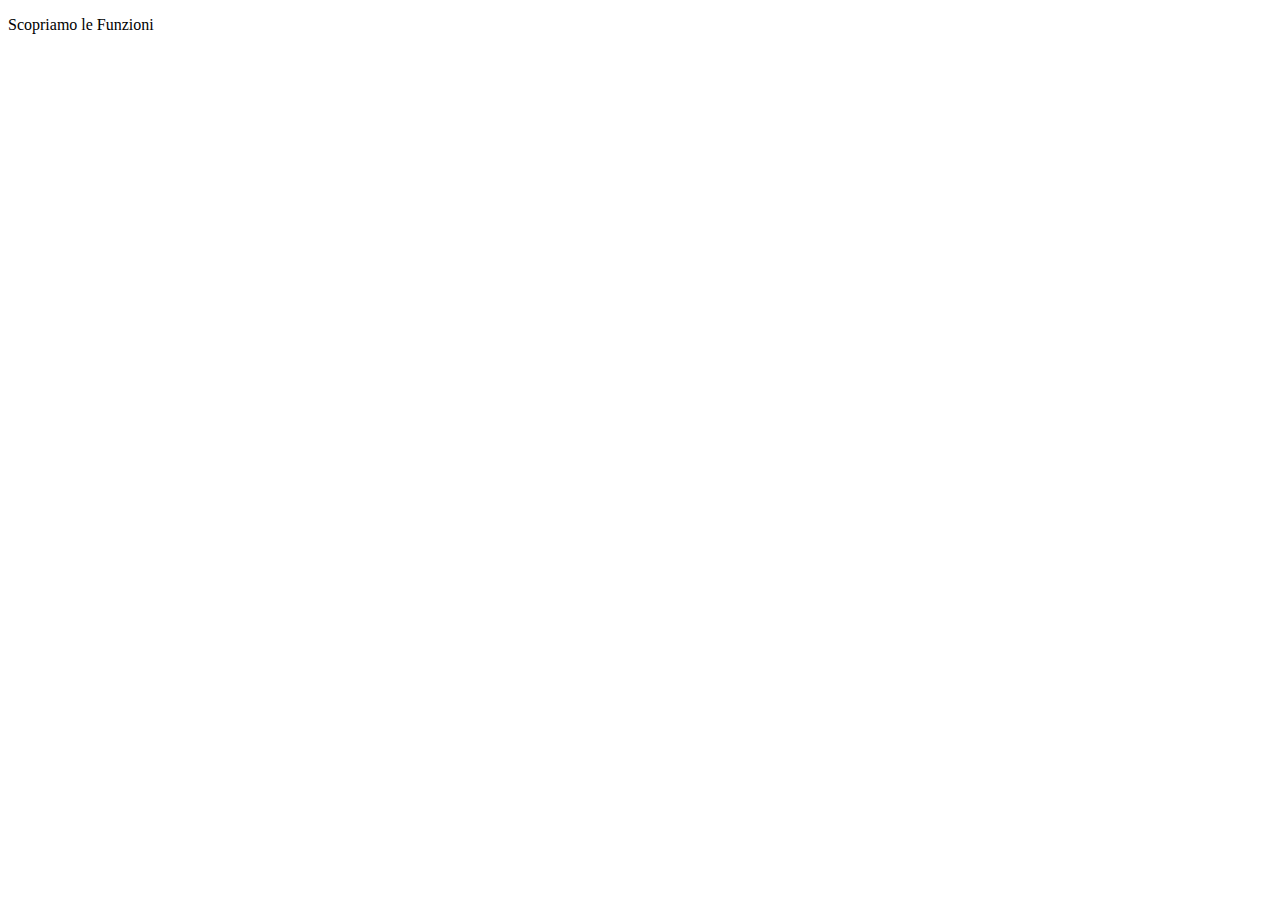
<file: JS Exercises/index.html>
<!DOCTYPE html>
<html lang="it">
  <head>
    <meta charset="UTF-8" />
    <meta name="viewport" content="width=device-width, initial-scale=1.0" />
    <title>Esercizi JS</title>
  </head>
  <body>
    <main>
      <p>Scopriamo le Funzioni</p>
    </main>
    <script src="../JS Exercises/D5.js"></script>
    <!-- <script src="../JS Exercises/D51.js"></script> -->
  </body>
</html>
</file>
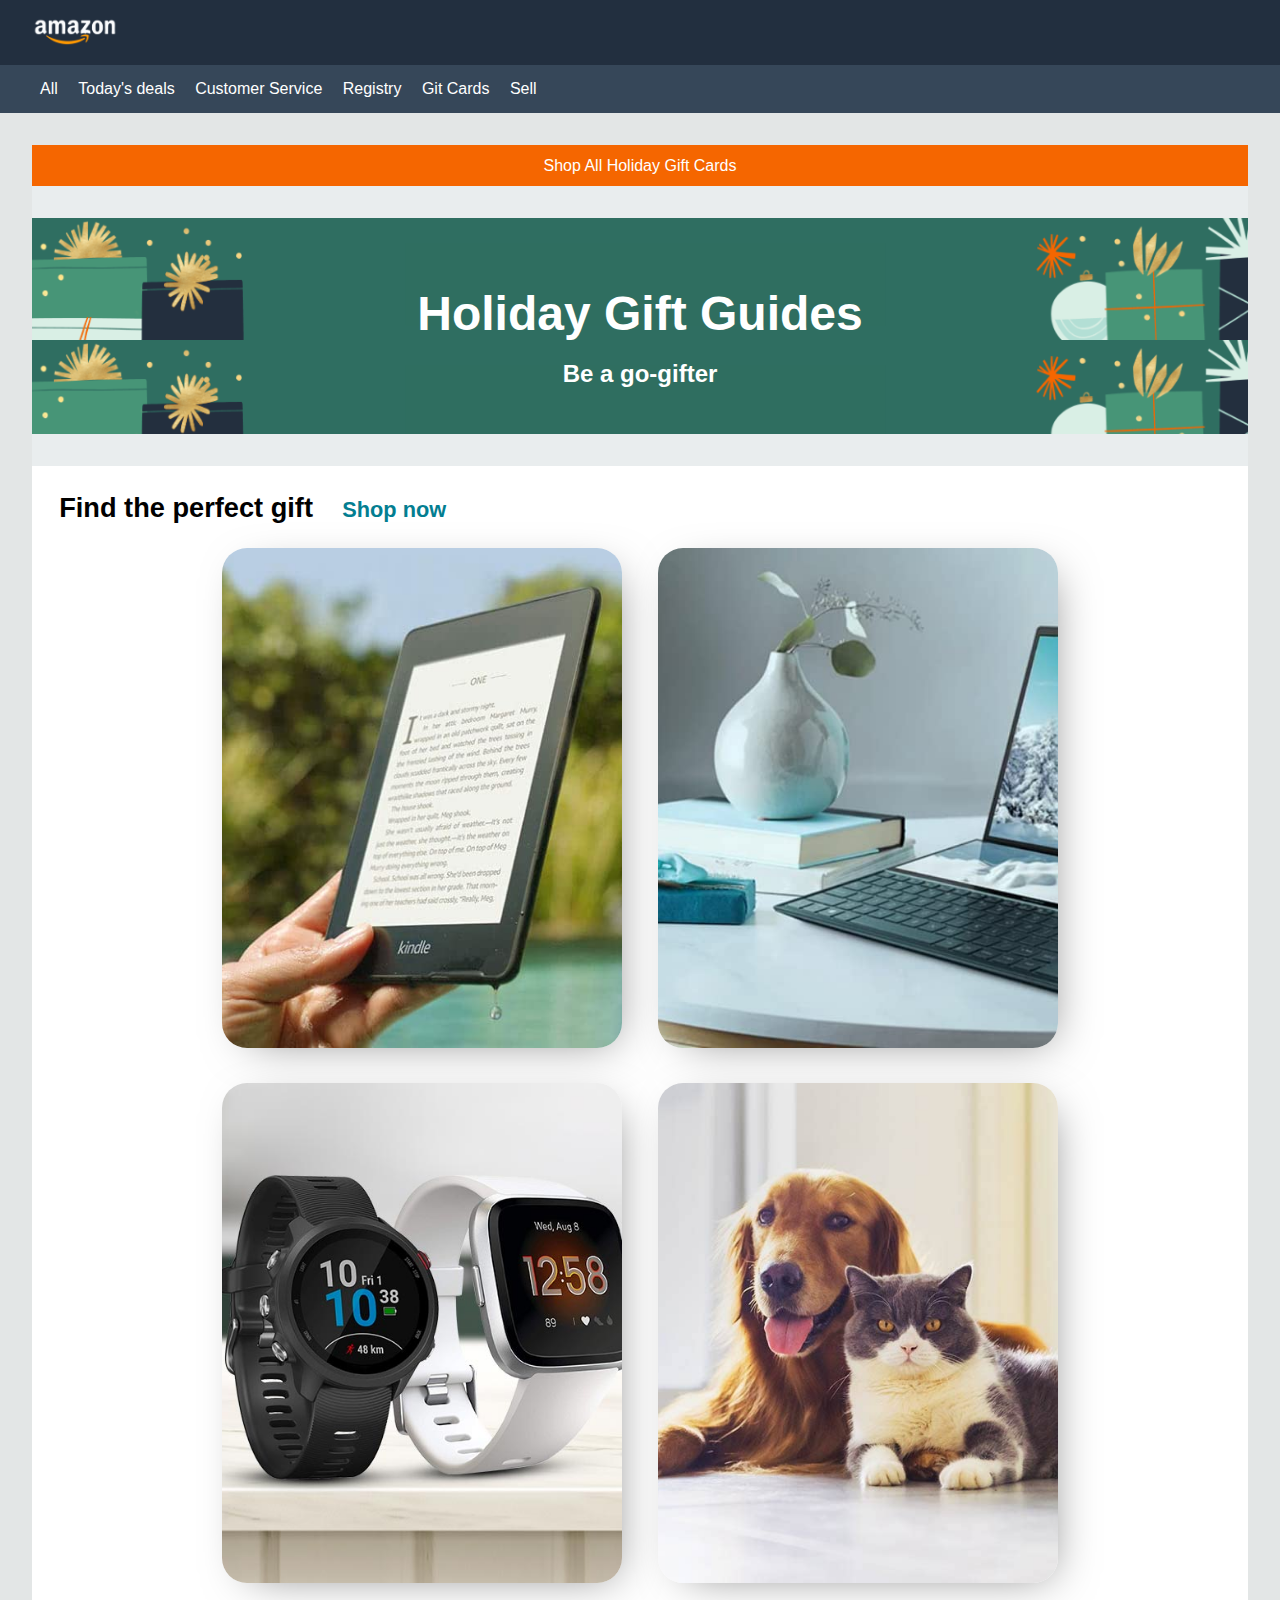
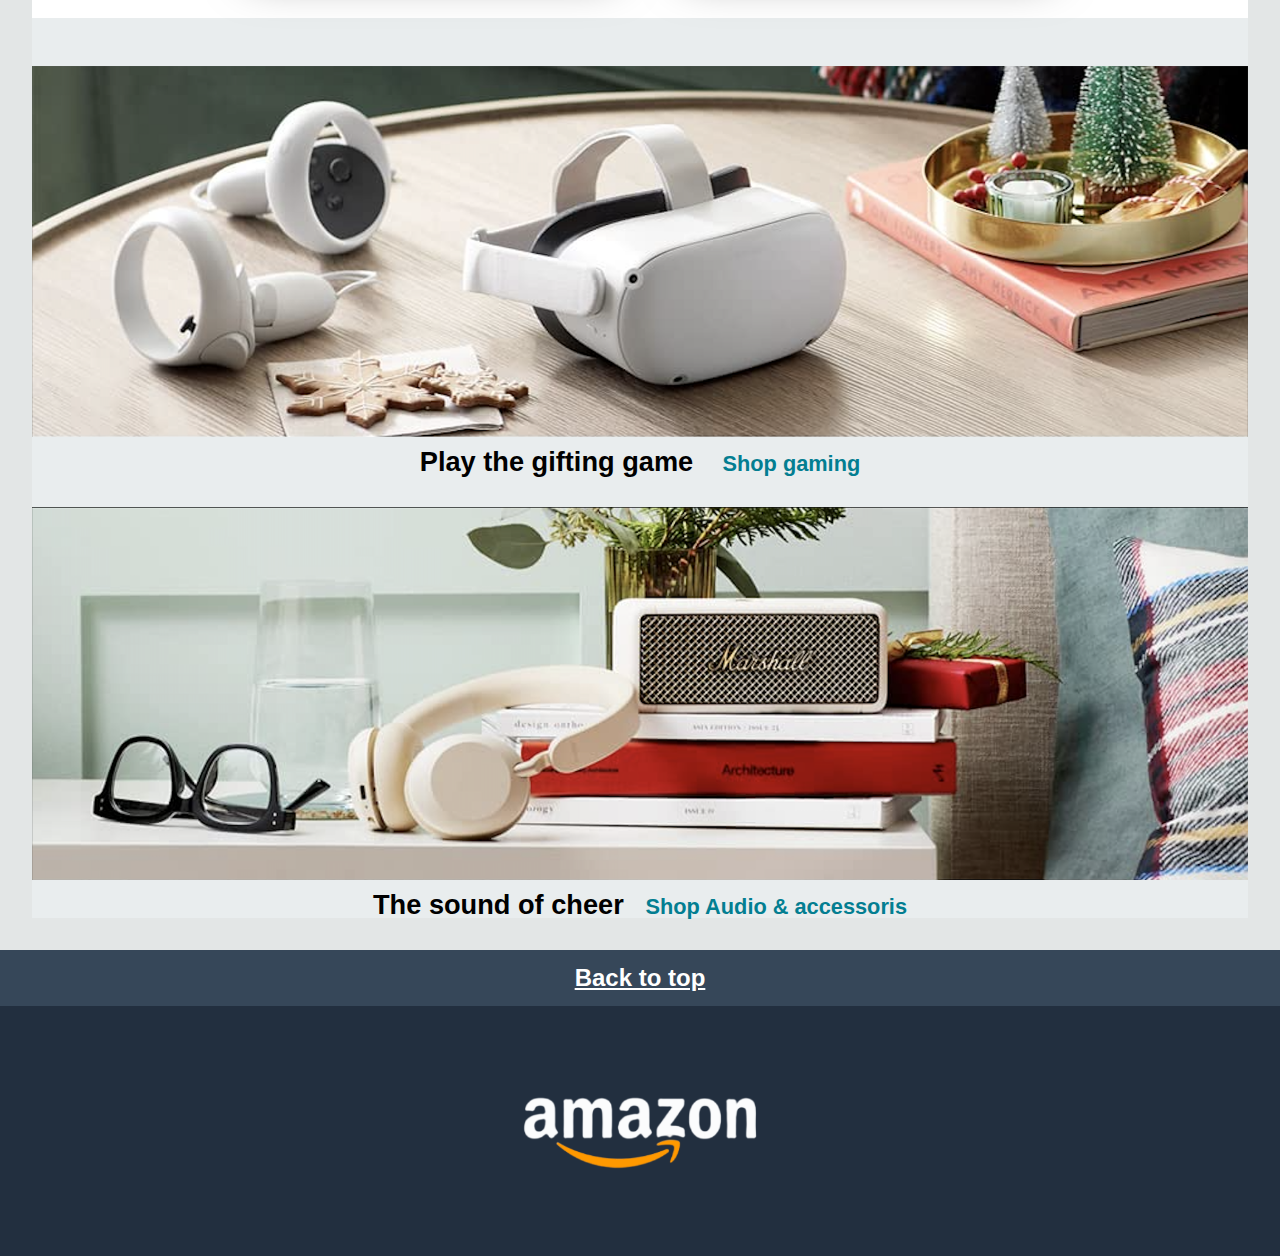
<file: Amazon Page/Amazon.html>
<!DOCTYPE html>
<html lang="it">
  <head>
    <meta charset="UTF-8" />
    <meta name="viewport" content="width=device-width, initial-scale=1.0" />
    <link rel="stylesheet" href="../Amazon Page/assets/css/reset.css" />
    <link rel="stylesheet" href="../Amazon Page/assets/css/style.css" />
    <title>Home Page Amazon</title>
  </head>
  <body>
    <header class="colorBlu">
      <div id="top">
        <img src="../Amazon Page/assets/images/logo.png" alt="Logo Amazon" />
      </div>
      <nav>
        <ul>
          <li>All</li>
          <li>Today's deals</li>
          <li>Customer Service</li>
          <li>Registry</li>
          <li>Git Cards</li>
          <li>Sell</li>
        </ul>
      </nav>
    </header>
    <main>
      <section>
        <article id="shop-gift-cards">
          <p>Shop All Holiday Gift Cards</p>
        </article>
        <article id="gift-guides">
          <h1>Holiday Gift Guides</h1>
          <h3>Be a go-gifter</h3>
        </article>
        <article id="perfect-gift">
          <h2 class="sub-heading">
            Find the perfect gift
            <spam class="blue-text">Shop now</spam>
          </h2>
          <div id="gift-images">
            <img
              src="assets/images/img_1.jpg"
              alt="kindle-tablet"
              class="spazio"
            />
            <img
              src="assets/images/img_2.jpg"
              alt="notebook-on-desk"
              class="spazio"
            />
            <img
              src="assets/images/img_3.jpg"
              alt="smartwatches"
              class="spazio"
            />
            <img
              src="assets/images/img_4.jpg"
              alt="dog-and-cat"
              class="spazio"
            />
          </div>
        </article>
        <article class="card">
          <img src="assets/images/img_9.png" alt="immagine gaming" />
          <h2 class="sub-heading">
            Play the gifting game <spam class="blue-text">Shop gaming</spam>
          </h2>
        </article>
        <article class="card">
          <img src="assets/images/img_10.png" alt="immagine accessoris" />
          <h2 class="sub-heading">
            The sound of cheer<spam class="blue-text"
              >Shop Audio & accessoris</spam
            >
          </h2>
        </article>
      </section>
    </main>
    <footer class="colorBlu">
      <div id="back-to-top">
        <a href="#top" class="click">Back to top</a>
      </div>
      <img src="assets/images/logo.png" alt="logo-amazon" />
    </footer>
    <!--  <script src="../JS Exercises/D5.js"></script> -->
    <script src="../JS Exercises/D51.js"></script>
  </body>
</html>
</file>
<file: Amazon Page/assets/css/style.css>
body {
  font-family: Arial, Helvetica, sans-serif;
  background-color: #e3e6e6;
  box-sizing: border-box;
}
header {
  width: 100%;
}
header img {
  width: 150px;
  padding: 1em 2em;
}
.colorBlu {
  background-color: #222f3f;
}
nav {
  background-color: #364759;
  padding: 1em 2em;
  align-items: center;
  display: block;
}

li {
  text-decoration: none;
  color: white;
  margin: 0 0.5em;
  display: inline;
}
main {
  background-color: #e9edee;
  text-align: center;
  margin: 2em;
}

#shop-gift-cards {
  padding: 0.8em 0;
  margin-bottom: 2em;
  color: white;
  /*  border: 1px solid black; */
  background-color: #f56600;
}
#gift-guides {
  background-image: url(../images/bg-image.png);
  background-size: contain;
  margin-bottom: 2em;
}
#gift-guides h1 {
  font-size: 3em;
  font-weight: bold;
  color: white;
  line-height: 2em;
  padding-top: 1em;
}
#gift-guides h3 {
  font-size: 1.5em;
  font-weight: bold;
  color: white;
  padding-bottom: 2em;
}
#perfect-gift {
  background-color: white;
  margin-bottom: 3em;
}

.sub-heading {
  font-size: 1.7em;
  font-weight: bold;
}

#perfect-gift .sub-heading {
  font-size: 1.7em;
  text-align: left;
  padding: 1em 0em 1em 1em;
  font-weight: bold;
}

#gift-images img {
  display: inline-block;
  height: 500px;
  width: 400px;
  margin: 0 1em 2em 1em;
  border-radius: 25px;
  object-fit: cover;
  box-shadow: 10px 10px 45px -18px rgba(0, 0, 0, 0.5);
}
.card {
  margin-bottom: 2em;
}
.card img {
  width: 100%;
  margin-bottom: 0.5em;
}
.blue-text {
  color: hsl(188deg 96.45% 28.93%);
  font-size: 0.8em;
  margin-left: 1em;
  text-decoration: none;
}
footer {
  text-align: center;
}
#back-to-top {
  background-color: #364759;
  padding: 1em 0;
}
#back-to-top a {
  color: white;
  font-size: 1.5em;
  font-weight: 550;
}
footer img {
  width: 250px;
  padding: 5em 0;
}
.click:hover {
  text-decoration: dotted;
  cursor: pointer;
}
</file>
